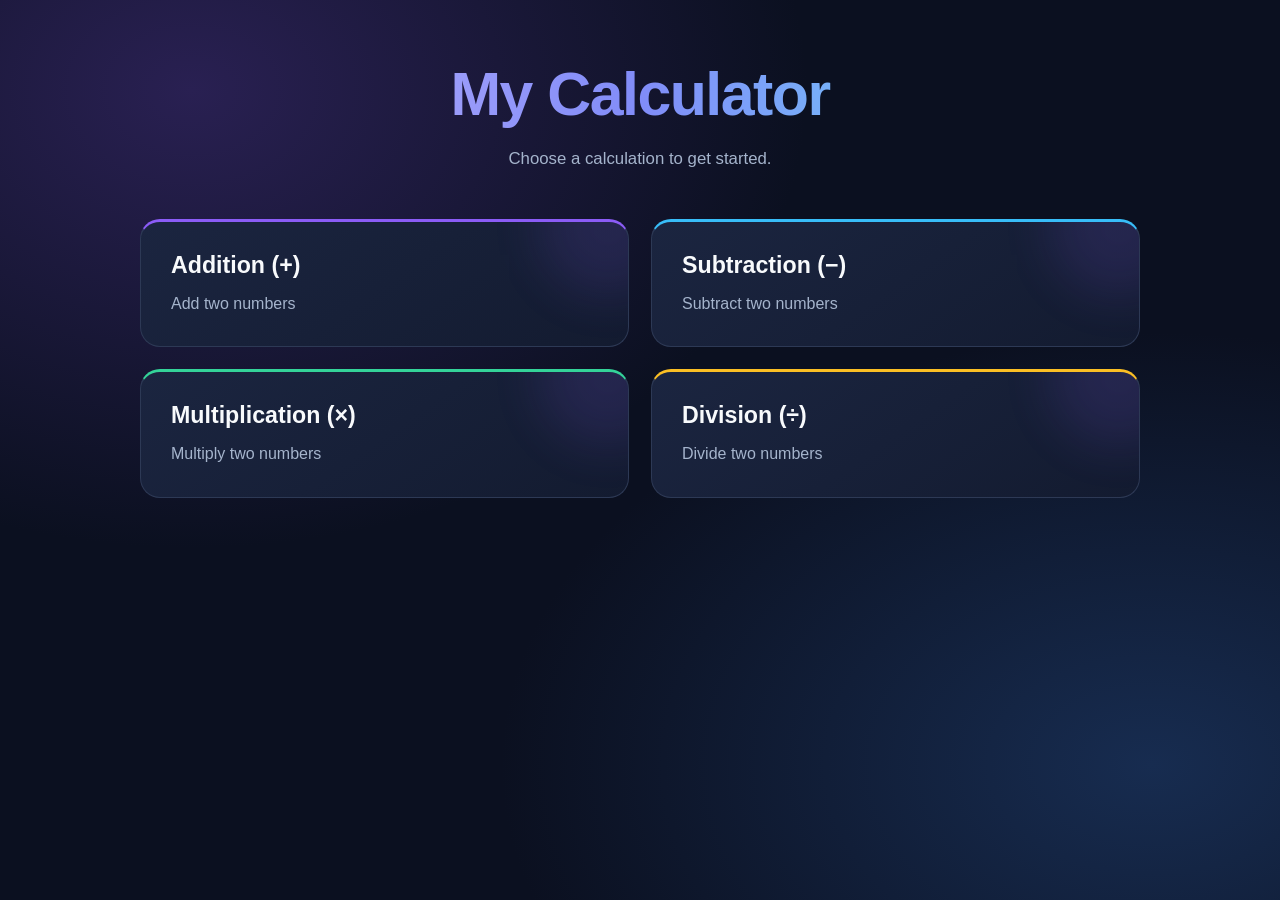
<file: index.html>
<!DOCTYPE html>
<html lang="en">
<head>
    <meta charset="UTF-8">
    <meta name="viewport" content="width=device-width, initial-scale=1.0">
    <title>Calculator Home</title>
    <link rel="stylesheet" href="styles.css">
</head>
<body>
    <header>
        <h1>My Calculator</h1>
        <p>Choose a calculation to get started.</p>
    </header>

    <main class="home-menu">
        <a href="addition.html" class="menu-card">
            <h2>Addition (+)</h2>
            <p>Add two numbers</p>
        </a>

        <a href="subtraction.html" class="menu-card">
            <h2>Subtraction (−)</h2>
            <p>Subtract two numbers</p>
        </a>

        <a href="multiplication.html" class="menu-card">
            <h2>Multiplication (×)</h2>
            <p>Multiply two numbers</p>
        </a>

        <a href="division.html" class="menu-card">
            <h2>Division (÷)</h2>
            <p>Divide two numbers</p>
        </a>
    </main>
</body>
</html>
</file>
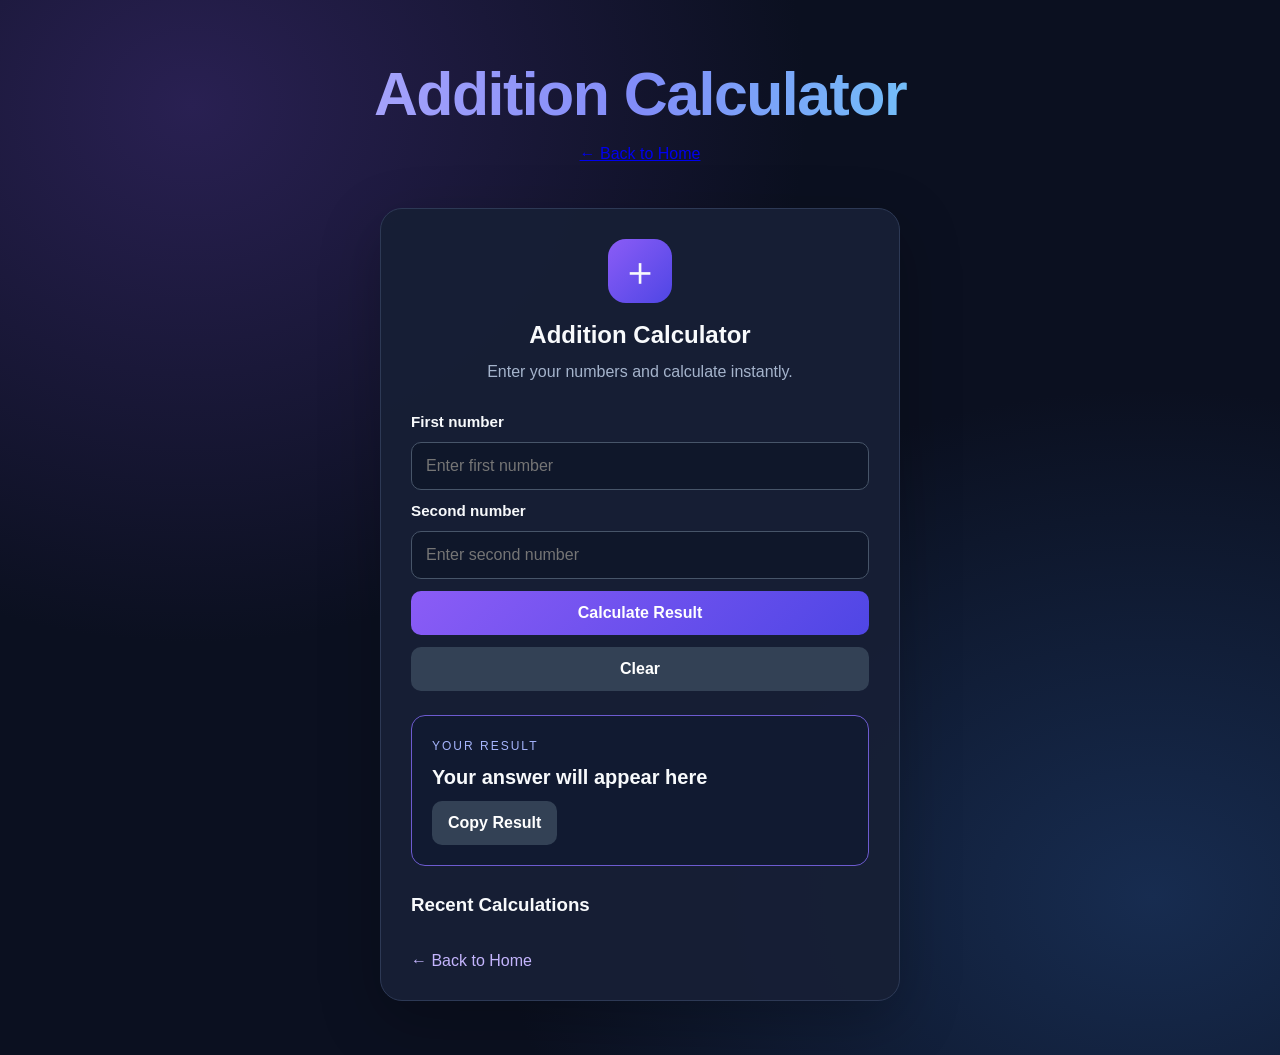
<file: addition.html>
<!DOCTYPE html>
<html lang="en">
<head>
    <meta charset="UTF-8">
    <meta name="viewport" content="width=device-width, initial-scale=1.0">
    <title>Addition Calculator</title>
    <link rel="stylesheet" href="styles.css">
</head>
<body id="addition">
    <header>
        <h1>Addition Calculator</h1>
        <a href="index.html">← Back to Home</a>
    </header>

    
<main class="calculator-container">
    <div class="calculator-card">
        <div class="calculator-icon">＋</div>

        <h2>Addition Calculator</h2>
        <p class="subtitle">Enter your numbers and calculate instantly.</p>

        <form id="calculator-form">
            <label for="num1">First number</label>
            <input type="number" id="num1" step="any"
                   placeholder="Enter first number" required>

            <label for="num2">Second number</label>
            <input type="number" id="num2" step="any"
                   placeholder="Enter second number" required>

            <button type="submit" id="calculate">Calculate Result</button>
            <button type="reset" id="reset" class="secondary-btn">
                Clear
            </button>
        </form>

        <div class="result-box">
            <span class="result-label">YOUR RESULT</span>
            <p id="result" aria-live="polite">Your answer will appear here</p>
            <button type="button" id="copy-result" class="copy-btn">
                Copy Result
            </button>
        </div>

        <section class="history-section">
            <h3>Recent Calculations</h3>
            <ul id="history"></ul>
        </section>

        <a class="back-link" href="index.html">← Back to Home</a>
    </div>
</main>

    <script src="script.js"></script>
</body>
</html>
</file>
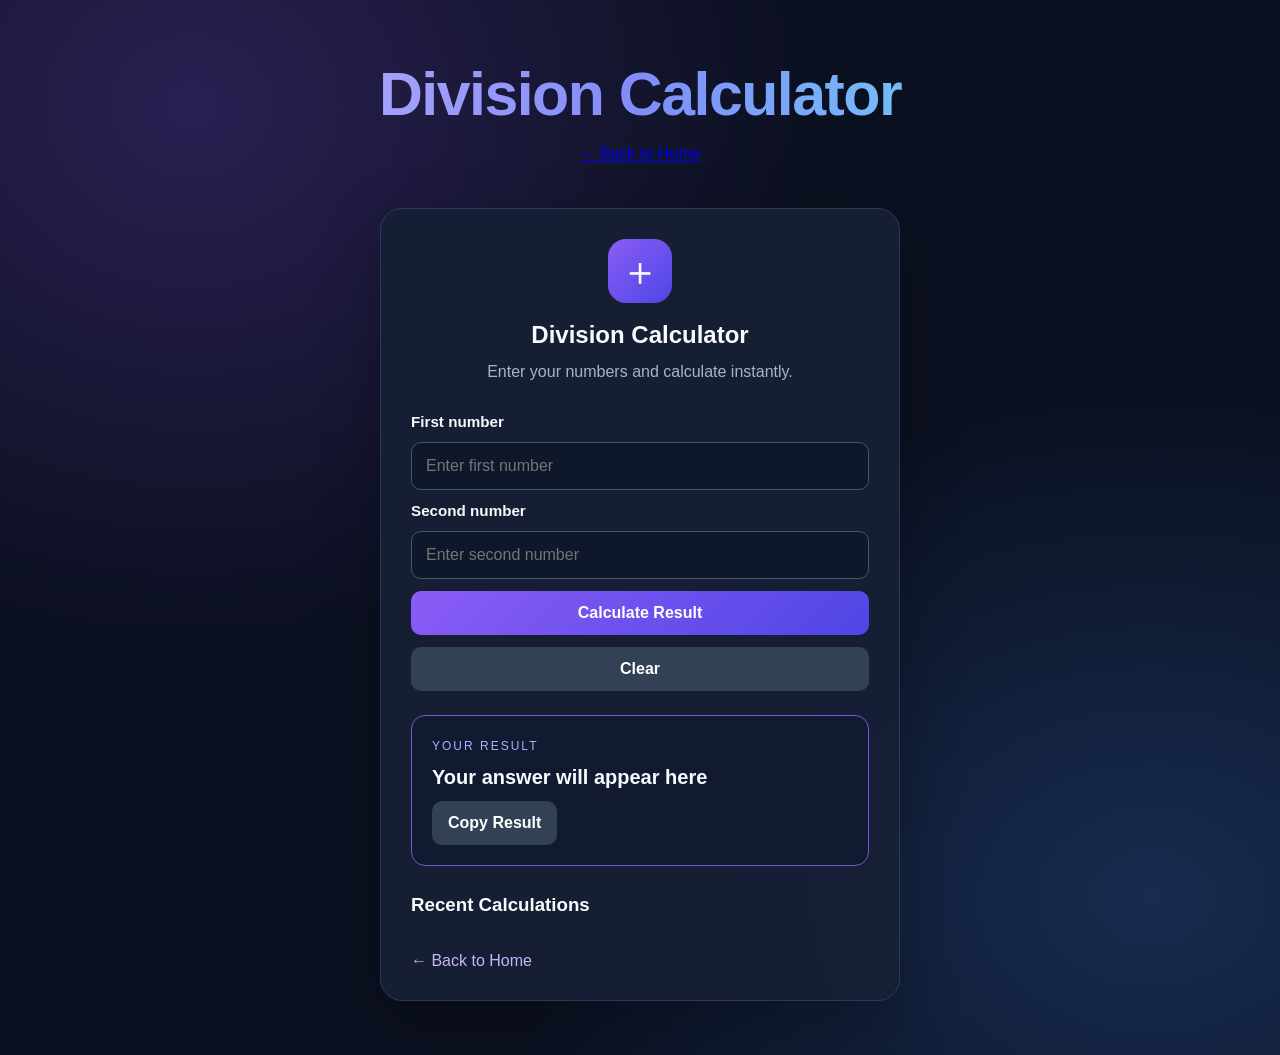
<file: division.html>
<!DOCTYPE html>
<html lang="en">
<head>
    <meta charset="UTF-8">
    <meta name="viewport" content="width=device-width, initial-scale=1.0">
    <title>Division Calculator</title>
    <link rel="stylesheet" href="styles.css">
</head>
<body id="division">
    <header>
        <h1>Division Calculator</h1>
        <a href="index.html">← Back to Home</a>
    </header>

   
<main class="calculator-container">
    <div class="calculator-card">
        <div class="calculator-icon">＋</div>

        <h2>Division Calculator</h2>
        <p class="subtitle">Enter your numbers and calculate instantly.</p>

        <form id="calculator-form">
            <label for="num1">First number</label>
            <input type="number" id="num1" step="any"
                   placeholder="Enter first number" required>

            <label for="num2">Second number</label>
            <input type="number" id="num2" step="any"
                   placeholder="Enter second number" required>

            <button type="submit" id="calculate">Calculate Result</button>
            <button type="reset" id="reset" class="secondary-btn">
                Clear
            </button>
        </form>

        <div class="result-box">
            <span class="result-label">YOUR RESULT</span>
            <p id="result" aria-live="polite">Your answer will appear here</p>
            <button type="button" id="copy-result" class="copy-btn">
                Copy Result
            </button>
        </div>

        <section class="history-section">
            <h3>Recent Calculations</h3>
            <ul id="history"></ul>
        </section>

        <a class="back-link" href="index.html">← Back to Home</a>
    </div>
</main>

    <script src="script.js"></script>
</body>
</html>
</file>
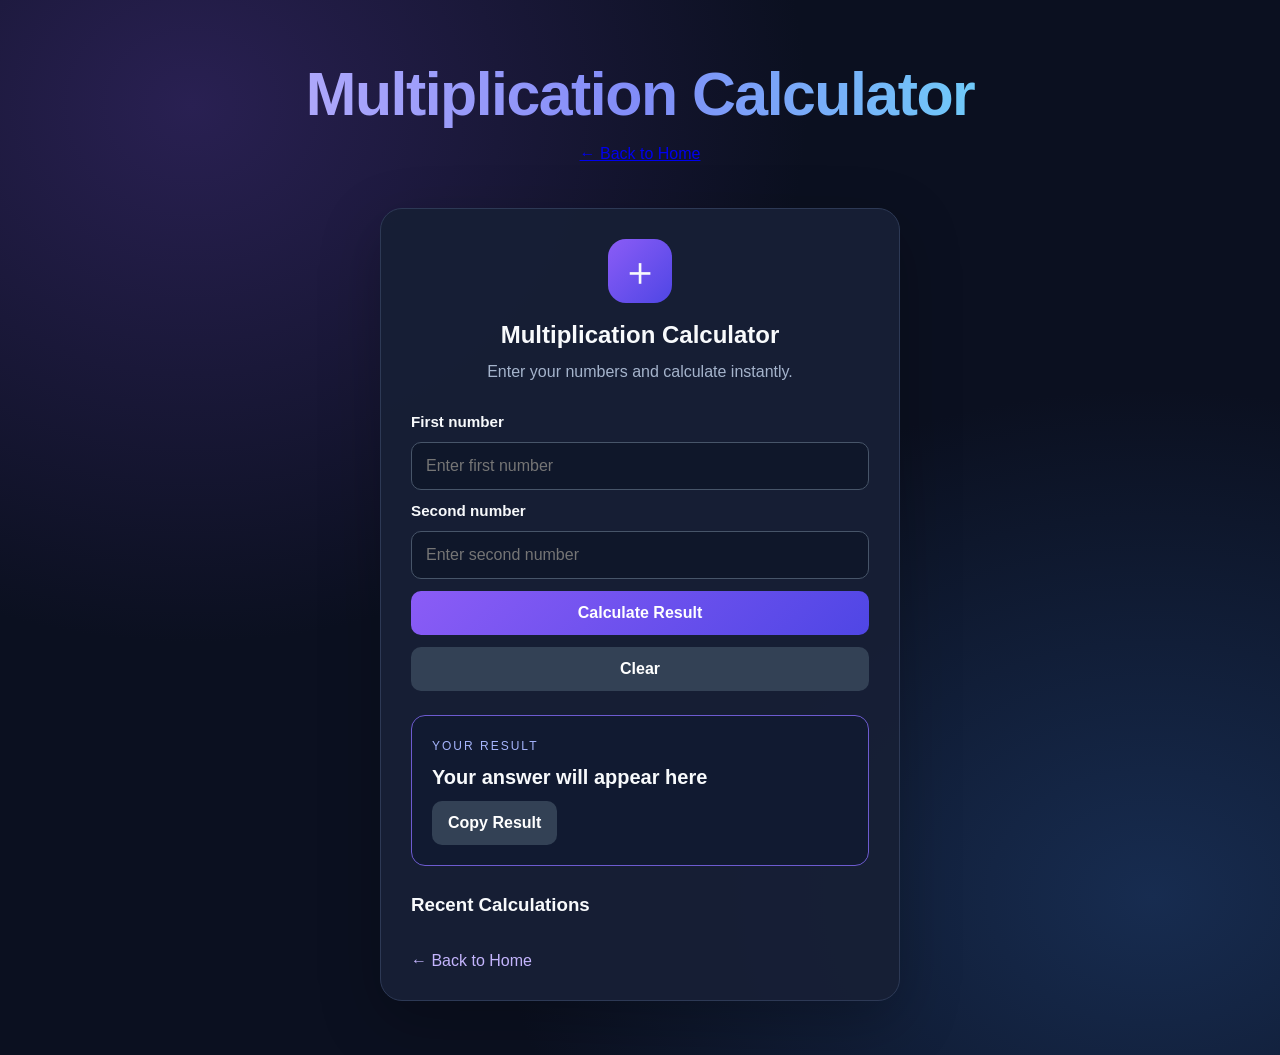
<file: multiplication.html>
<!DOCTYPE html>
<html lang="en">
<head>
    <meta charset="UTF-8">
    <meta name="viewport" content="width=device-width, initial-scale=1.0">
    <title>Multiplication Calculator</title>
    <link rel="stylesheet" href="styles.css">
</head>
<body id="multiplication">
    <header>
        <h1>Multiplication Calculator</h1>
        <a href="index.html">← Back to Home</a>
    </header>

    
<main class="calculator-container">
    <div class="calculator-card">
        <div class="calculator-icon">＋</div>

        <h2>Multiplication Calculator</h2>
        <p class="subtitle">Enter your numbers and calculate instantly.</p>

        <form id="calculator-form">
            <label for="num1">First number</label>
            <input type="number" id="num1" step="any"
                   placeholder="Enter first number" required>

            <label for="num2">Second number</label>
            <input type="number" id="num2" step="any"
                   placeholder="Enter second number" required>

            <button type="submit" id="calculate">Calculate Result</button>
            <button type="reset" id="reset" class="secondary-btn">
                Clear
            </button>
        </form>

        <div class="result-box">
            <span class="result-label">YOUR RESULT</span>
            <p id="result" aria-live="polite">Your answer will appear here</p>
            <button type="button" id="copy-result" class="copy-btn">
                Copy Result
            </button>
        </div>

        <section class="history-section">
            <h3>Recent Calculations</h3>
            <ul id="history"></ul>
        </section>

        <a class="back-link" href="index.html">← Back to Home</a>
    </div>
</main>
<script src="script.js"></script>
</body>
</html>
</file>
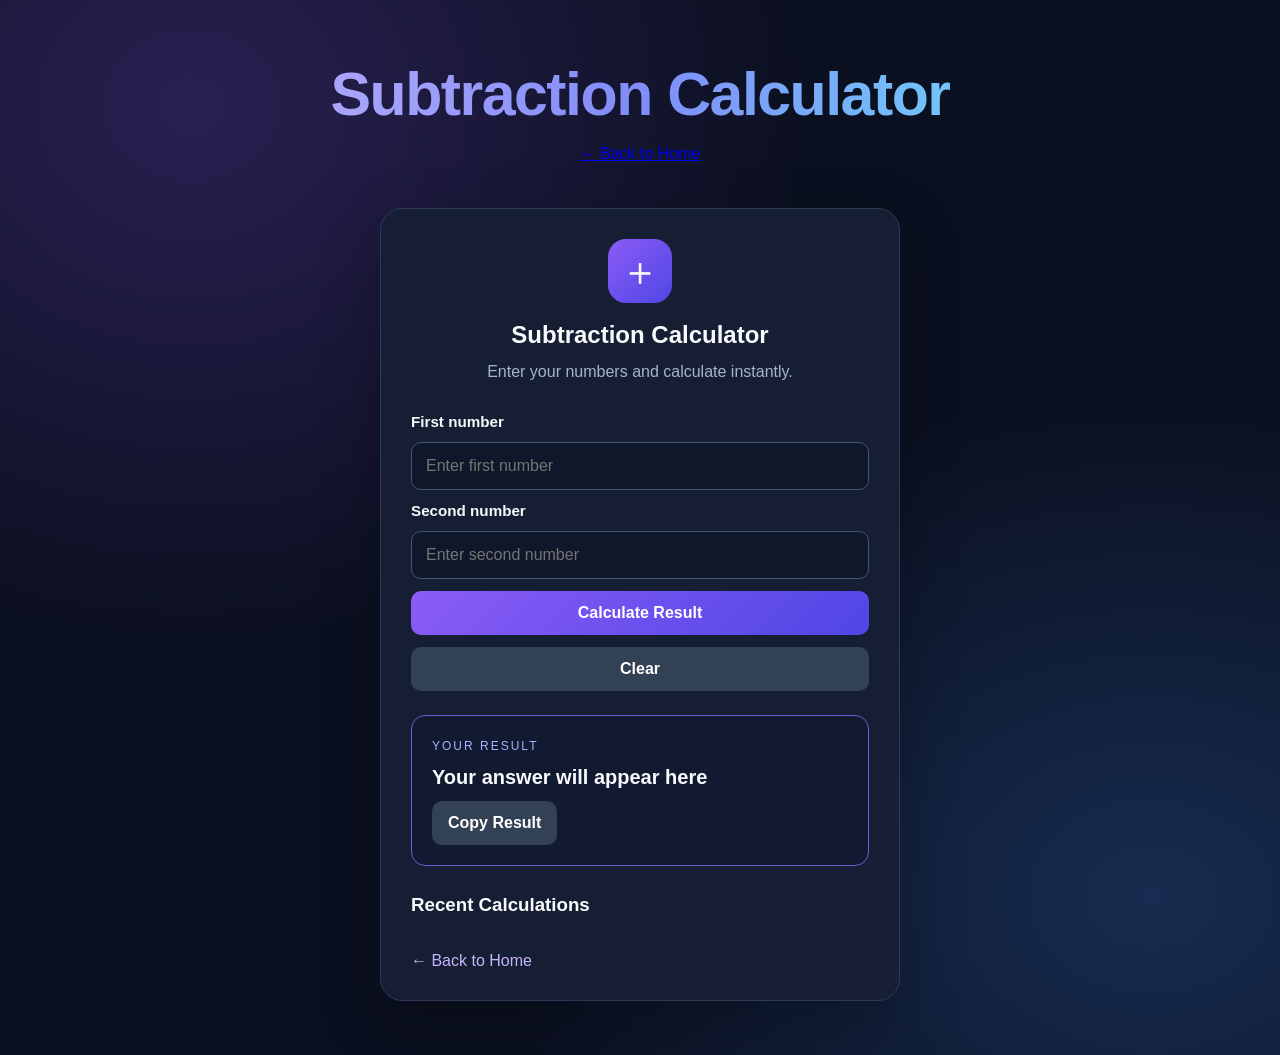
<file: subtraction.html>
<!DOCTYPE html>
<html lang="en">
<head>
    <meta charset="UTF-8">
    <meta name="viewport" content="width=device-width, initial-scale=1.0">
    <title>Subtraction Calculator</title>
    <link rel="stylesheet" href="styles.css">
</head>
<body id="subtraction">
    <header>
        <h1>Subtraction Calculator</h1>
        <a href="index.html">← Back to Home</a>
    </header>


<main class="calculator-container">
    <div class="calculator-card">
        <div class="calculator-icon">＋</div>

        <h2>Subtraction Calculator</h2>
        <p class="subtitle">Enter your numbers and calculate instantly.</p>

        <form id="calculator-form">
            <label for="num1">First number</label>
            <input type="number" id="num1" step="any"
                   placeholder="Enter first number" required>

            <label for="num2">Second number</label>
            <input type="number" id="num2" step="any"
                   placeholder="Enter second number" required>

            <button type="submit" id="calculate">Calculate Result</button>
            <button type="reset" id="reset" class="secondary-btn">
                Clear
            </button>
        </form>

        <div class="result-box">
            <span class="result-label">YOUR RESULT</span>
            <p id="result" aria-live="polite">Your answer will appear here</p>
            <button type="button" id="copy-result" class="copy-btn">
                Copy Result
            </button>
        </div>

        <section class="history-section">
            <h3>Recent Calculations</h3>
            <ul id="history"></ul>
        </section>

        <a class="back-link" href="index.html">← Back to Home</a>
    </div>
</main>
    <script src="script.js"></script>
</body>
</html>
</file>
<file: styles.css>
/* ===== Global Styles ===== */
* {
    box-sizing: border-box;
    margin: 0;
    padding: 0;
}

:root {
    --bg: #0b1020;
    --card: #171f35;
    --border: #2d3955;
    --primary: #8b5cf6;
    --secondary: #4f46e5;
    --text: #f8fafc;
    --muted: #a5b4cc;
}

html {
    scroll-behavior: smooth;
}

body {
    min-height: 100vh;
    padding: 24px;
    font-family: Inter, "Segoe UI", Arial, sans-serif;
    color: var(--text);
    background:
        radial-gradient(ellipse at 15% 10%, #292052 0%, transparent 40%),
        radial-gradient(ellipse at 90% 85%, #172c50 0%, transparent 40%),
        var(--bg);
}

/* ===== Home Header ===== */
header {
    max-width: 1000px;
    margin: 35px auto 45px;
    text-align: center;
}

header h1 {
    margin-bottom: 16px;
    font-size: clamp(2.2rem, 6vw, 3.8rem);
    font-weight: 800;
    letter-spacing: -1.5px;
    background: linear-gradient(90deg, #c4b5fd, #818cf8, #67e8f9);
    -webkit-background-clip: text;
    background-clip: text;
    color: transparent;
}

header p {
    color: var(--muted);
    font-size: 1.05rem;
    line-height: 1.7;
}

/* ===== Home Page Operation Cards ===== */
.home-menu {
    width: 100%;
    max-width: 1000px;
    margin: 0 auto 50px;
    display: grid;
    grid-template-columns: repeat(2, minmax(0, 1fr));
    gap: 22px;
}

.menu-card {
    position: relative;
    overflow: hidden;
    display: block;
    padding: 30px;
    color: var(--text);
    text-decoration: none;
    background: linear-gradient(145deg, #1b2540, #131b30);
    border: 1px solid var(--border);
    border-radius: 20px;
    transition:
        transform 0.25s ease,
        border-color 0.25s ease,
        box-shadow 0.25s ease;
}

/* Decorative glow */
.menu-card::before {
    content: "";
    position: absolute;
    width: 140px;
    height: 140px;
    top: -65px;
    right: -50px;
    border-radius: 50%;
    background: var(--primary);
    opacity: 0.13;
    filter: blur(25px);
    transition: opacity 0.25s ease;
}

.menu-card:hover {
    transform: translateY(-7px);
    border-color: #8b5cf6;
    box-shadow: 0 18px 40px rgba(0, 0, 0, 0.25);
}

.menu-card:hover::before {
    opacity: 0.35;
}

.menu-card h2 {
    position: relative;
    margin-bottom: 12px;
    font-size: 1.45rem;
}

.menu-card p {
    position: relative;
    color: var(--muted);
    line-height: 1.6;
}

/* Different accent colors for each operation */
.menu-card:nth-child(1) {
    border-top: 3px solid #8b5cf6;
}

.menu-card:nth-child(2) {
    border-top: 3px solid #38bdf8;
}

.menu-card:nth-child(3) {
    border-top: 3px solid #34d399;
}

.menu-card:nth-child(4) {
    border-top: 3px solid #fbbf24;
}

/* ===== Calculator Pages ===== */
.calculator-container {
    width: 100%;
    max-width: 520px;
    margin: 30px auto;
}

.calculator-card {
    padding: 30px;
    background: rgba(23, 31, 53, 0.95);
    border: 1px solid var(--border);
    border-radius: 22px;
    box-shadow: 0 20px 60px rgba(0, 0, 0, 0.25);
}

.calculator-icon {
    display: grid;
    place-items: center;
    width: 64px;
    height: 64px;
    margin: 0 auto 18px;
    border-radius: 18px;
    background: linear-gradient(135deg, var(--primary), var(--secondary));
    font-size: 2.5rem;
}

.calculator-card h2 {
    margin-bottom: 10px;
    text-align: center;
}

.subtitle {
    margin-bottom: 28px;
    color: var(--muted);
    text-align: center;
    line-height: 1.6;
}

form {
    display: flex;
    flex-direction: column;
    gap: 12px;
}

label {
    font-size: 0.95rem;
    font-weight: 600;
}

input,
select {
    width: 100%;
    padding: 14px;
    color: var(--text);
    background: #0f172a;
    border: 1px solid #475569;
    border-radius: 10px;
    font: inherit;
}

input:focus,
select:focus {
    outline: 2px solid var(--primary);
    outline-offset: 2px;
}

button {
    padding: 13px 16px;
    color: white;
    background: linear-gradient(135deg, var(--primary), var(--secondary));
    border: none;
    border-radius: 10px;
    font: inherit;
    font-weight: 600;
    cursor: pointer;
    transition: transform 0.2s ease, filter 0.2s ease;
}

button:hover {
    transform: translateY(-2px);
    filter: brightness(1.12);
}

.secondary-btn,
.copy-btn {
    background: #334155;
}

.result-box {
    margin-top: 24px;
    padding: 20px;
    background: #111a31;
    border: 1px solid #6d5bd0;
    border-radius: 14px;
    overflow-wrap: anywhere;
}

.result-label {
    color: #a5b4fc;
    font-size: 0.75rem;
    letter-spacing: 2px;
}

#result {
    margin: 12px 0;
    font-size: 1.25rem;
    font-weight: 700;
}

.history-section {
    margin-top: 28px;
}

.history-section h3 {
    margin-bottom: 12px;
}

#history {
    list-style: none;
}

#history li {
    margin-bottom: 8px;
    padding: 12px;
    color: #cbd5e1;
    background: #0f172a;
    border-radius: 8px;
    overflow-wrap: anywhere;
}

.back-link {
    display: inline-block;
    margin-top: 24px;
    color: #c4b5fd;
    text-decoration: none;
}

.back-link:hover {
    text-decoration: underline;
}

/* ===== Accessibility ===== */
a:focus-visible,
button:focus-visible {
    outline: 2px solid #c4b5fd;
    outline-offset: 4px;
}

/* ===== Responsive Layout ===== */
@media (max-width: 600px) {
    body {
        padding: 16px;
    }

    header {
        margin: 25px auto 30px;
    }

    .home-menu {
        grid-template-columns: 1fr;
        gap: 16px;
    }

    .menu-card {
        padding: 24px;
    }

    .calculator-card {
        padding: 22px;
    }
}

/* Respect reduced-motion preferences */
@media (prefers-reduced-motion: reduce) {
    *,
    *::before,
    *::after {
        scroll-behavior: auto !important;
        transition: none !important;
    }
}
</file>
